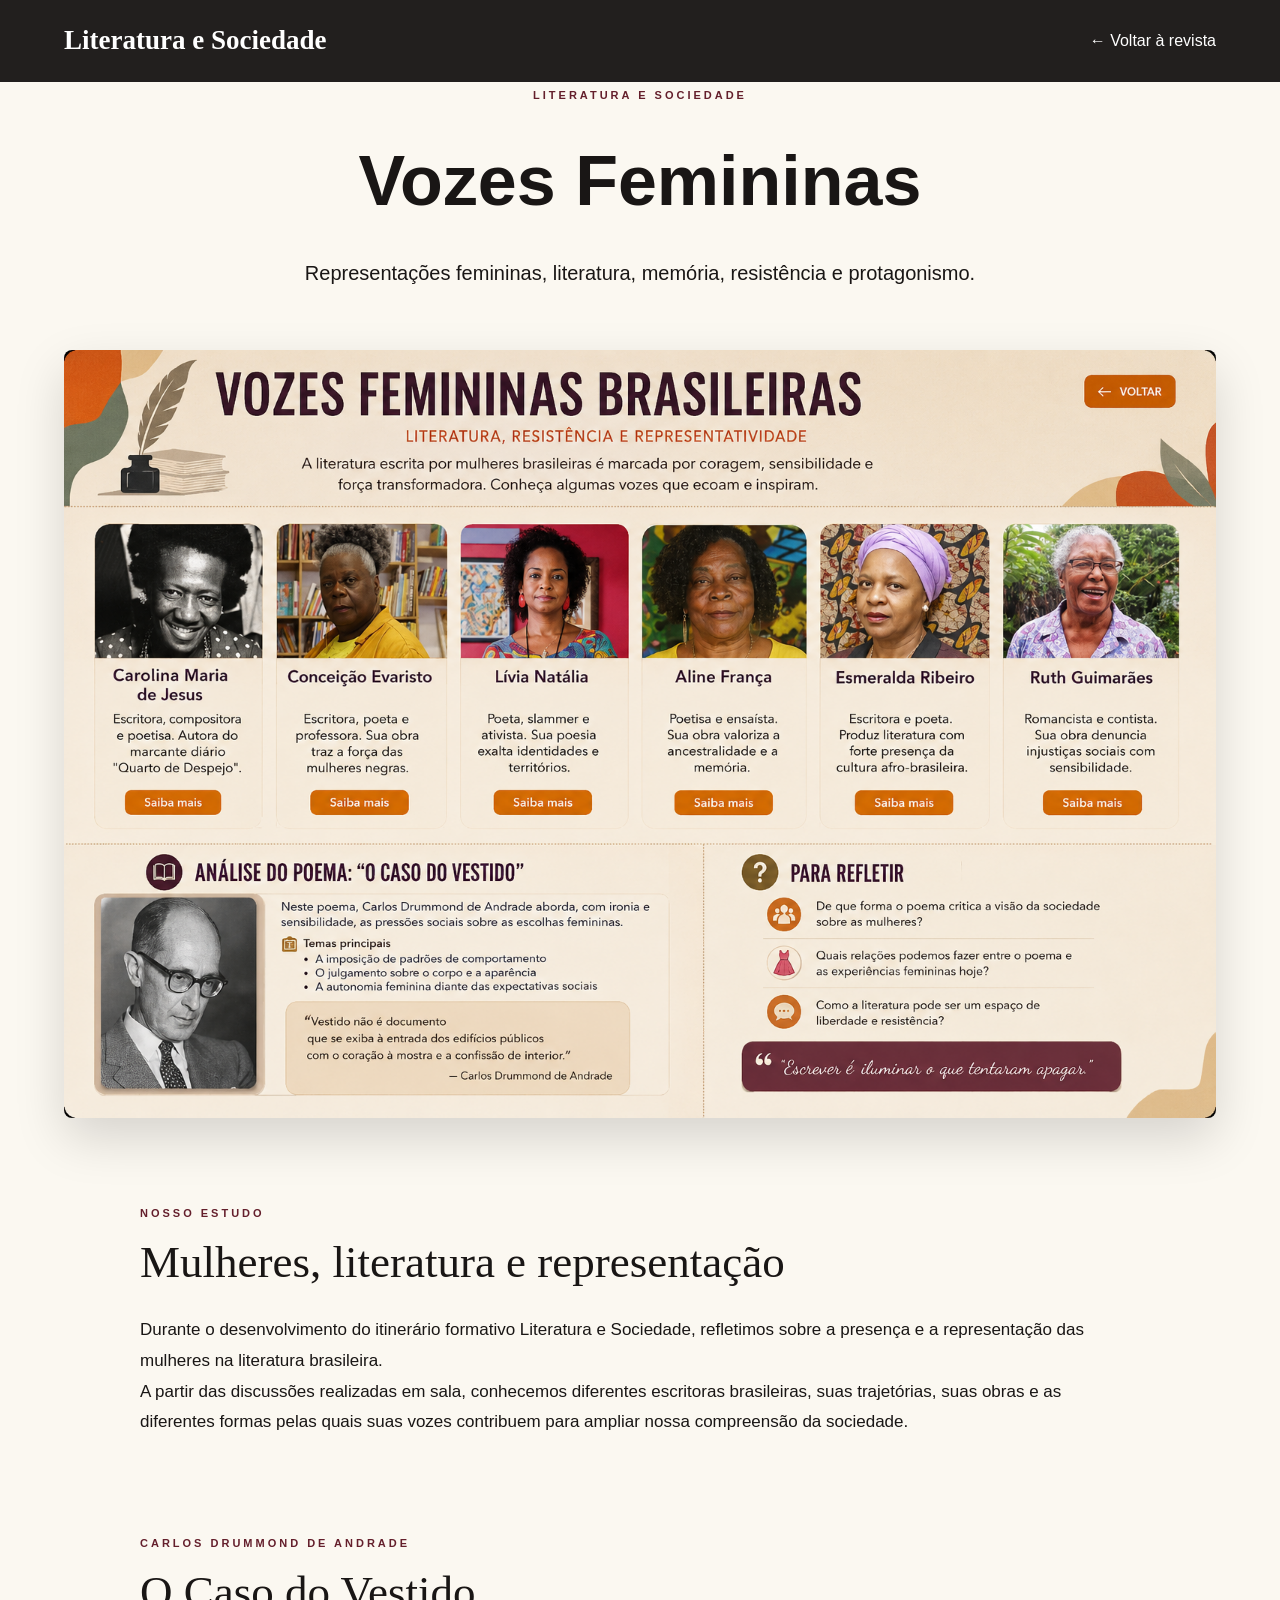
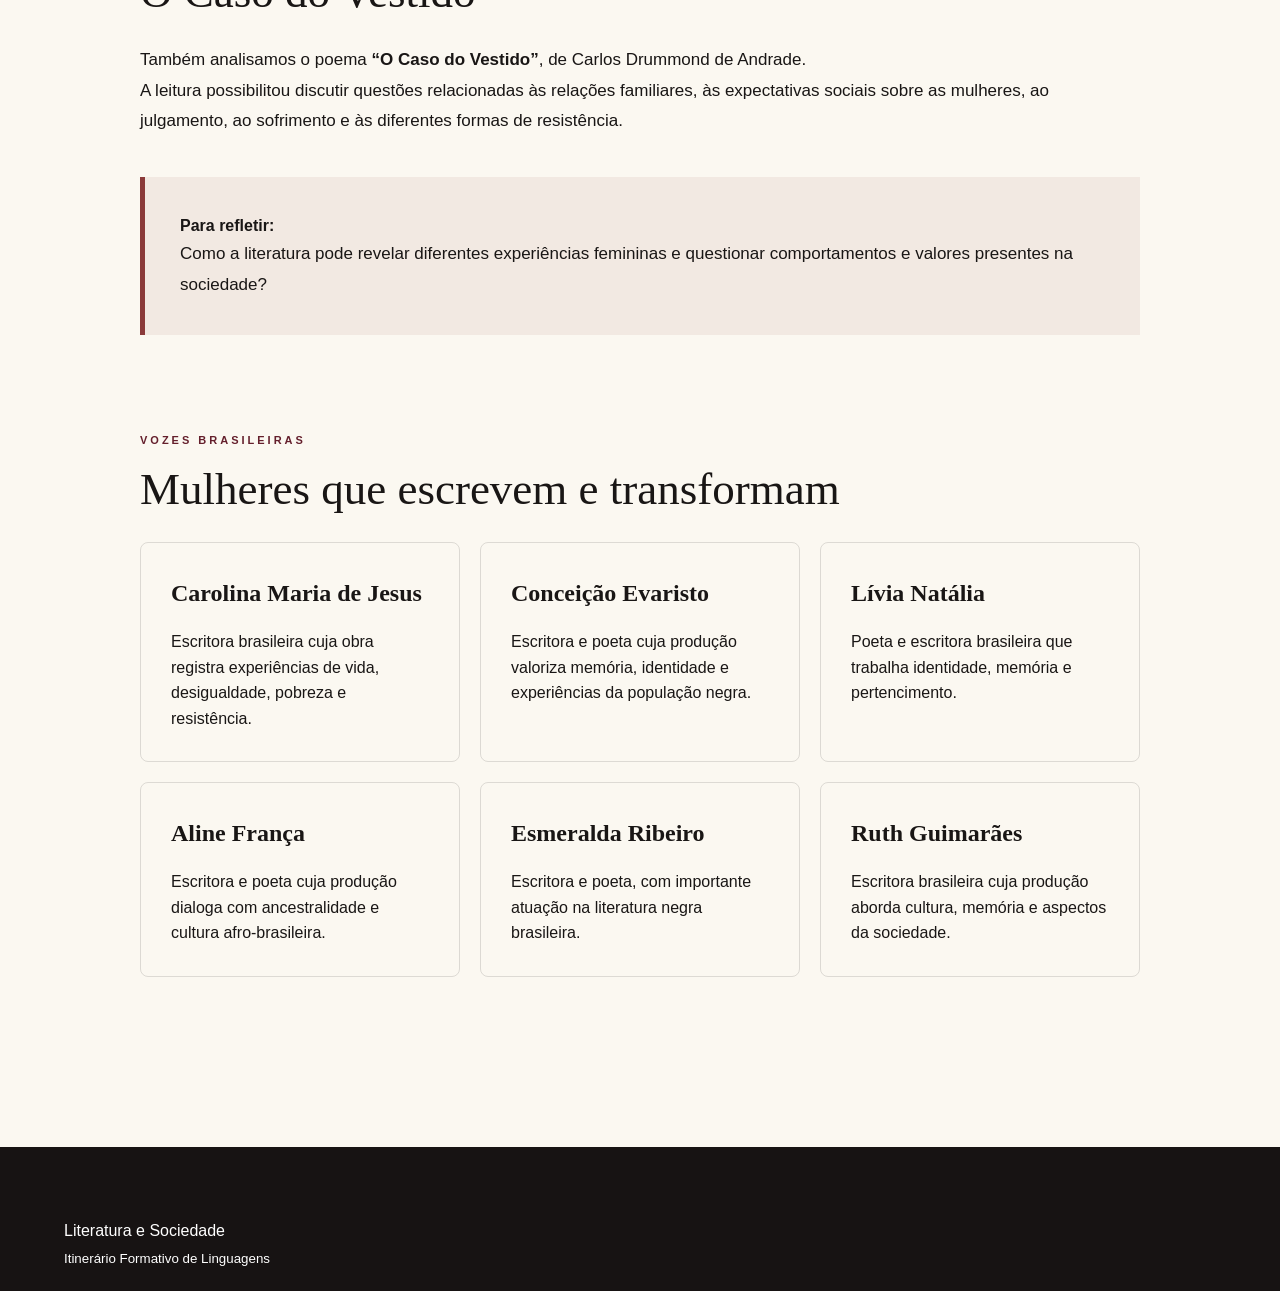
<file: vozes-femeninas.html>
<!DOCTYPE html>
<html lang="pt-BR">

<head>

    <meta charset="UTF-8">

    <meta name="viewport" content="width=device-width, initial-scale=1.0">

    <title>Vozes Femininas | Literatura e Sociedade</title>

    <link rel="stylesheet" href="style.css">

</head>

<body>

    <!-- CABEÇALHO -->

    <header class="cabecalho">

        <div class="logo">
            Literatura e Sociedade
        </div>

        <a href="index.html" class="botao-voltar">
            ← Voltar à revista
        </a>

    </header>


    <!-- CONTEÚDO -->

    <main>

        <section class="pagina-especial">

            <div class="especial-introducao">

                <span class="etiqueta">
                    LITERATURA E SOCIEDADE
                </span>

                <h1>
                    Vozes Femininas
                </h1>

                <p>
                    Representações femininas, literatura,
                    memória, resistência e protagonismo.
                </p>

            </div>


            <!-- IMAGEM PRINCIPAL -->

            <div class="imagem-especial">

                <img 
                    src="imagem/vozes-femininas.png"
                    alt="Vozes femininas brasileiras e análise do poema O Caso do Vestido"
                >

            </div>


            <!-- TEXTO -->

            <section class="conteudo-especial">

                <span class="etiqueta">
                    NOSSO ESTUDO
                </span>

                <h2>
                    Mulheres, literatura e representação
                </h2>

                <p>
                    Durante o desenvolvimento do itinerário
                    formativo Literatura e Sociedade, refletimos
                    sobre a presença e a representação das mulheres
                    na literatura brasileira.
                </p>

                <p>
                    A partir das discussões realizadas em sala,
                    conhecemos diferentes escritoras brasileiras,
                    suas trajetórias, suas obras e as diferentes
                    formas pelas quais suas vozes contribuem para
                    ampliar nossa compreensão da sociedade.
                </p>

            </section>


            <!-- DRUMMOND -->

            <section class="poema-estudo">

                <span class="etiqueta">
                    CARLOS DRUMMOND DE ANDRADE
                </span>

                <h2>
                    O Caso do Vestido
                </h2>

                <p>
                    Também analisamos o poema
                    <strong>“O Caso do Vestido”</strong>,
                    de Carlos Drummond de Andrade.
                </p>

                <p>
                    A leitura possibilitou discutir questões
                    relacionadas às relações familiares,
                    às expectativas sociais sobre as mulheres,
                    ao julgamento, ao sofrimento e às diferentes
                    formas de resistência.
                </p>

                <div class="pergunta-reflexao">

                    <strong>Para refletir:</strong>

                    <p>
                        Como a literatura pode revelar diferentes
                        experiências femininas e questionar
                        comportamentos e valores presentes na sociedade?
                    </p>

                </div>

            </section>


            <!-- ESCRITORAS -->

            <section class="autoras">

                <span class="etiqueta">
                    VOZES BRASILEIRAS
                </span>

                <h2>
                    Mulheres que escrevem e transformam
                </h2>

                <div class="autoras-grid">

                    <article>
                        <h3>Carolina Maria de Jesus</h3>
                        <p>
                            Escritora brasileira cuja obra registra
                            experiências de vida, desigualdade,
                            pobreza e resistência.
                        </p>
                    </article>

                    <article>
                        <h3>Conceição Evaristo</h3>
                        <p>
                            Escritora e poeta cuja produção valoriza
                            memória, identidade e experiências
                            da população negra.
                        </p>
                    </article>

                    <article>
                        <h3>Lívia Natália</h3>
                        <p>
                            Poeta e escritora brasileira que trabalha
                            identidade, memória e pertencimento.
                        </p>
                    </article>

                    <article>
                        <h3>Aline França</h3>
                        <p>
                            Escritora e poeta cuja produção dialoga
                            com ancestralidade e cultura afro-brasileira.
                        </p>
                    </article>

                    <article>
                        <h3>Esmeralda Ribeiro</h3>
                        <p>
                            Escritora e poeta, com importante atuação
                            na literatura negra brasileira.
                        </p>
                    </article>

                    <article>
                        <h3>Ruth Guimarães</h3>
                        <p>
                            Escritora brasileira cuja produção aborda
                            cultura, memória e aspectos da sociedade.
                        </p>
                    </article>

                </div>

            </section>

        </section>

    </main>


    <!-- RODAPÉ -->

    <footer class="rodape">

        <p>
            Literatura e Sociedade
        </p>

        <small>
            Itinerário Formativo de Linguagens
        </small>

    </footer>


</body>

</html>
</file>
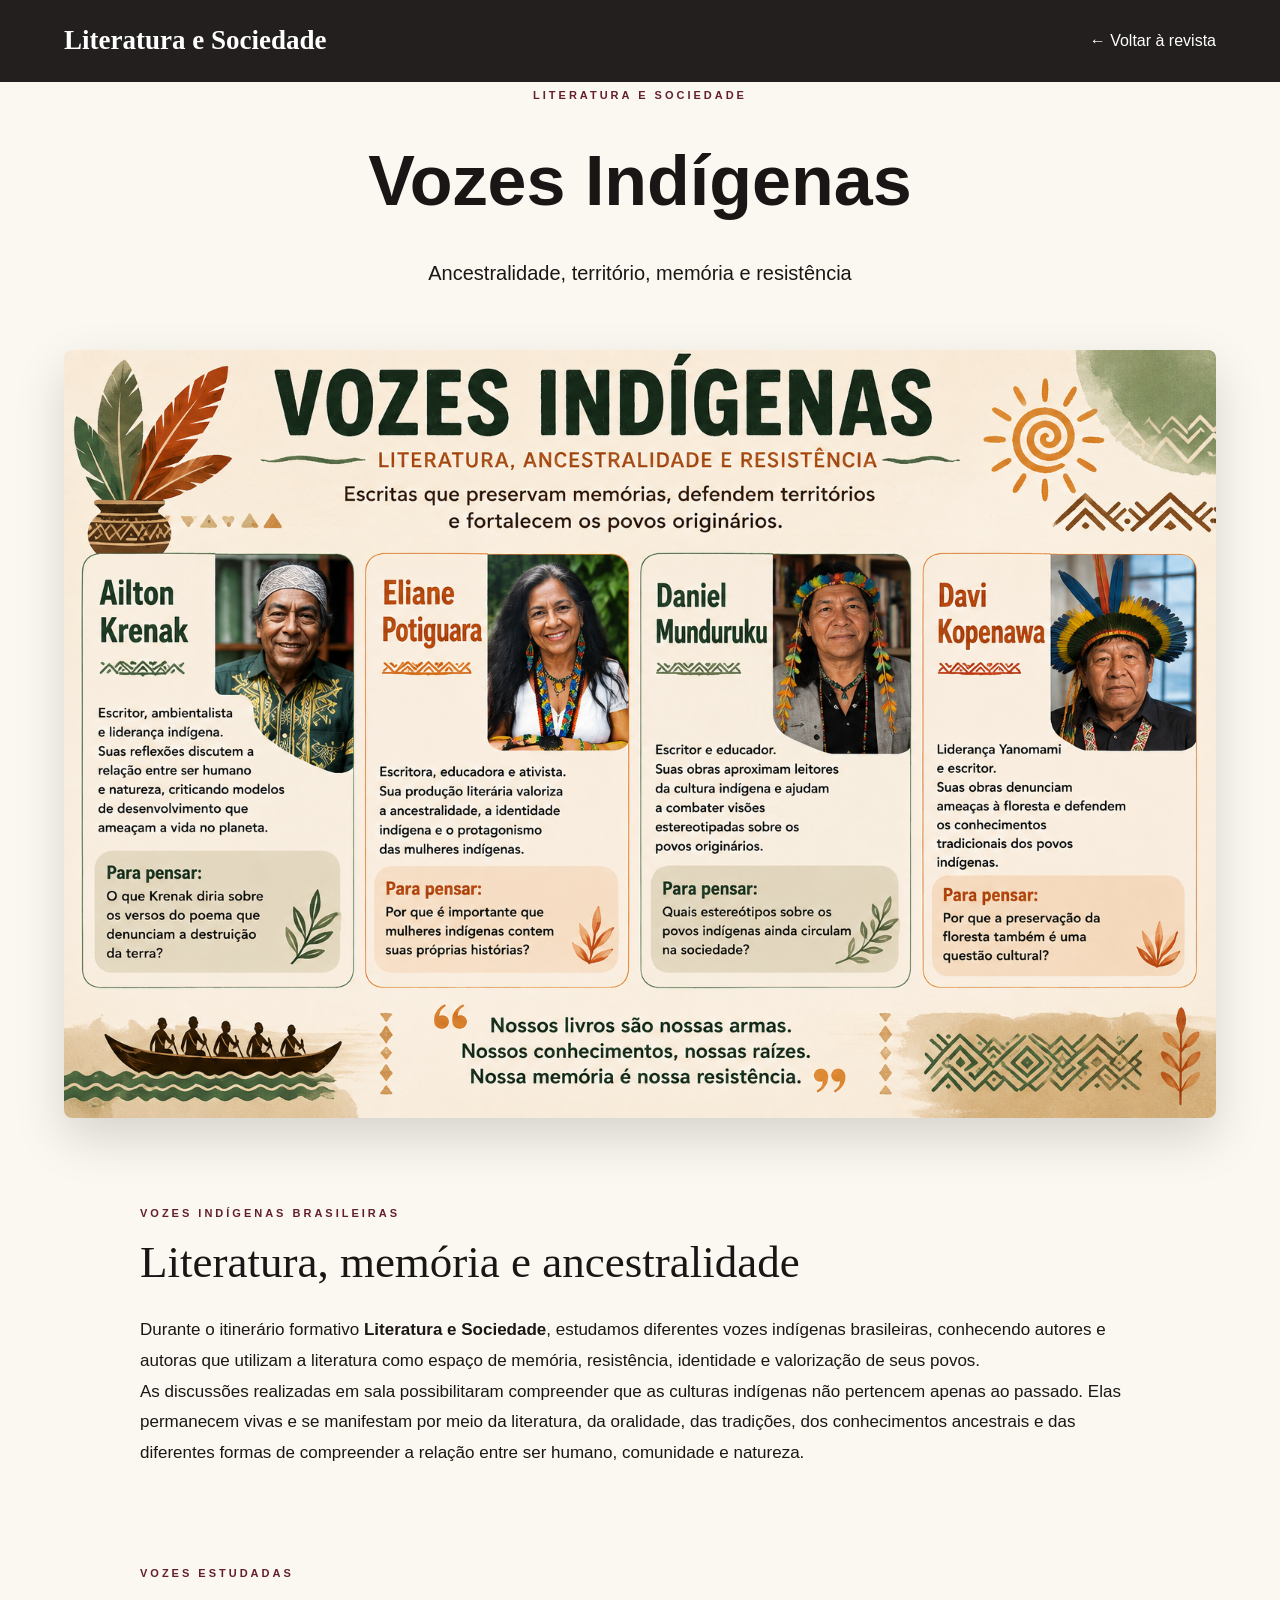
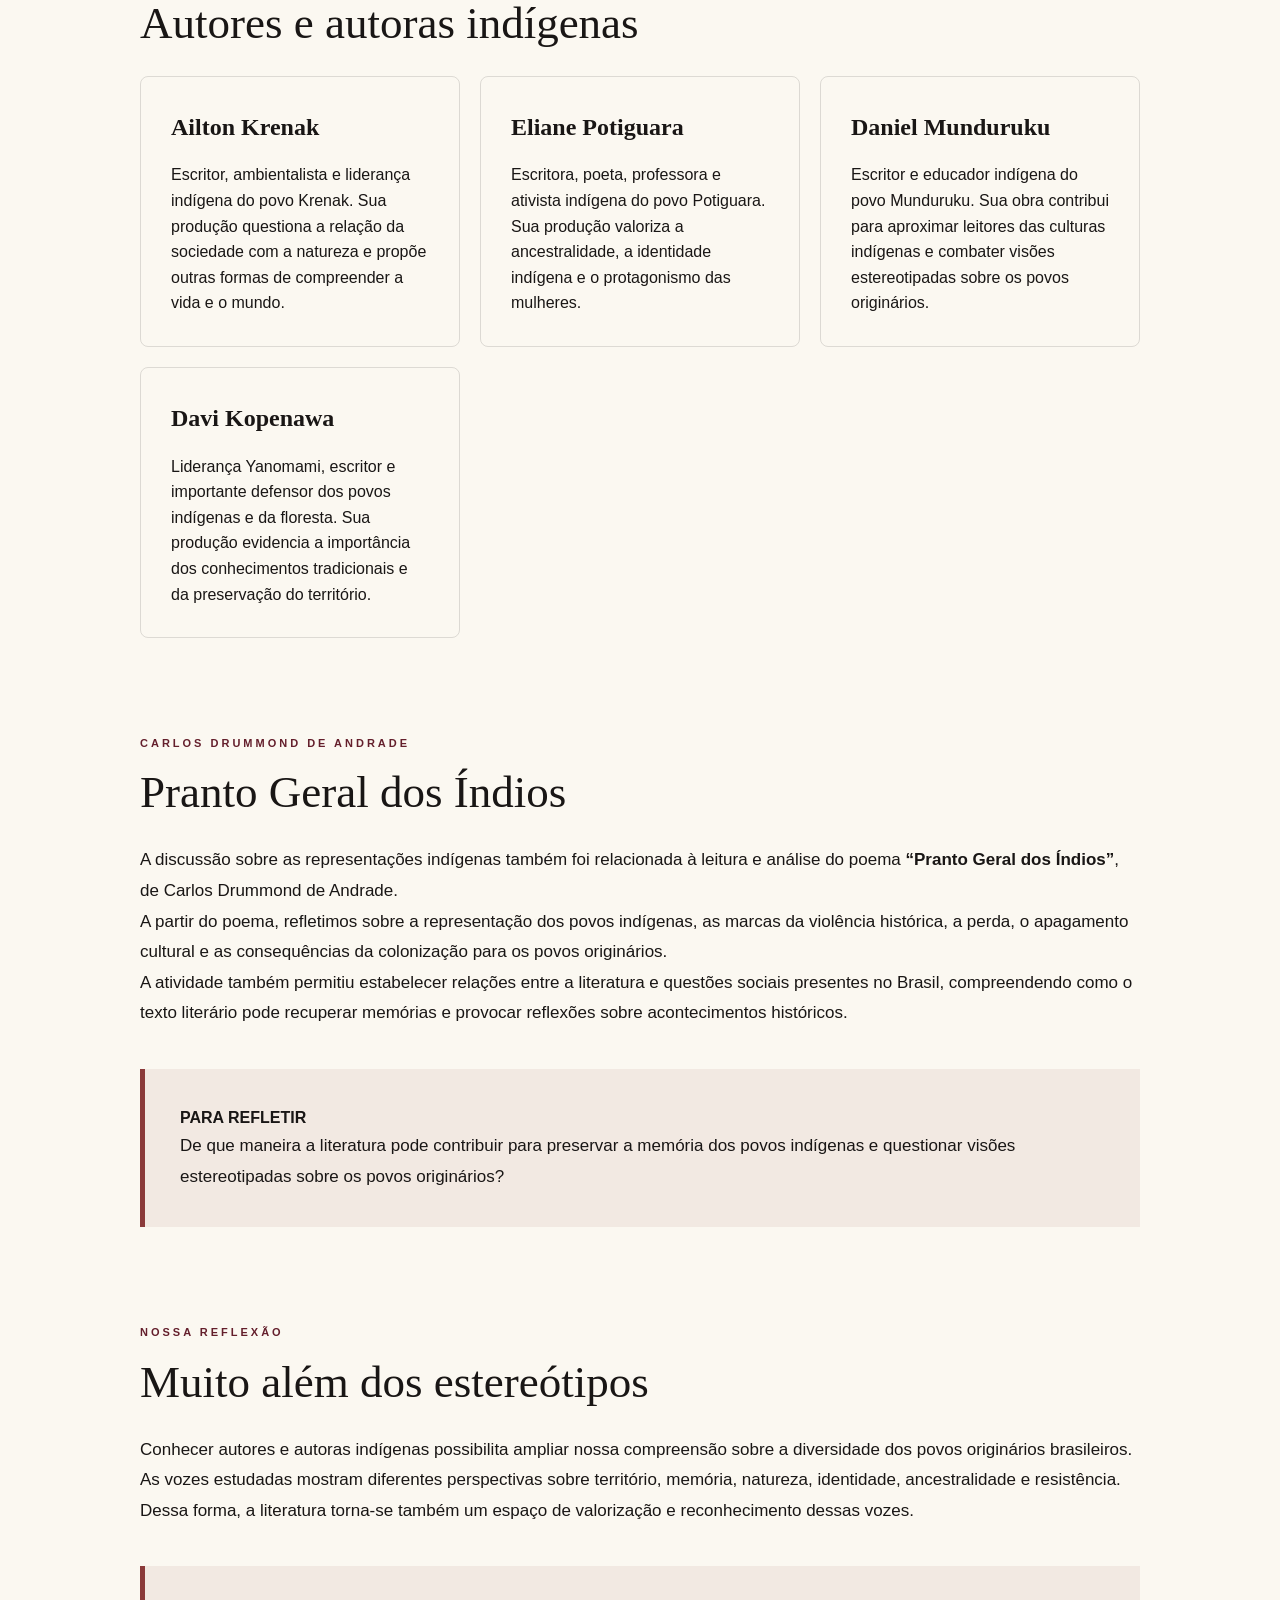
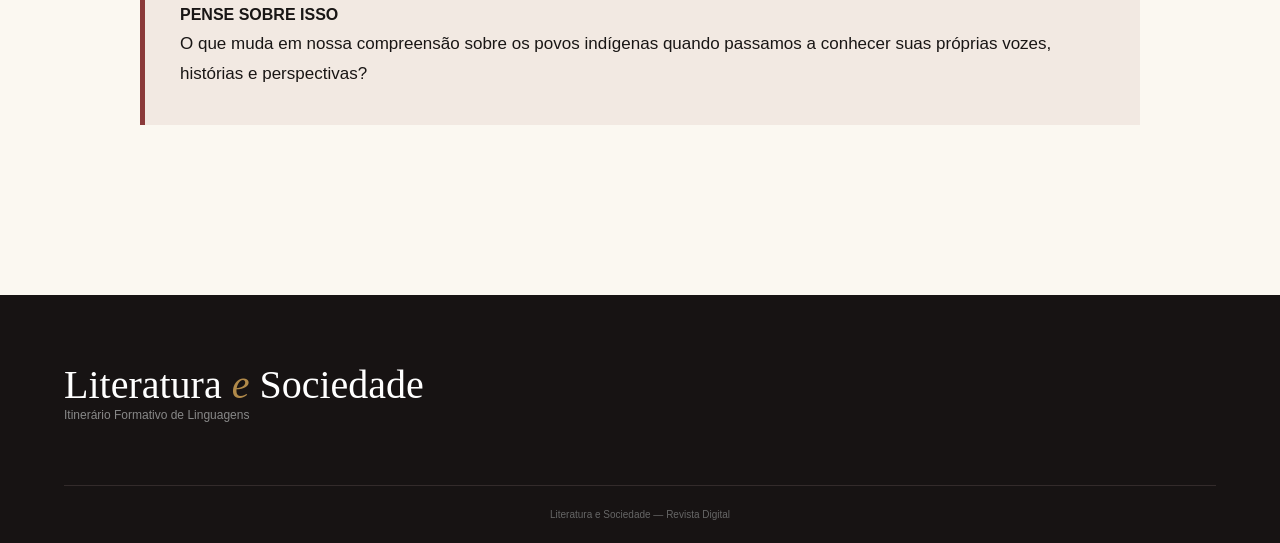
<file: vozes-indigenas.html>
<!DOCTYPE html>

<html lang="pt-BR">

<head>

    <meta charset="UTF-8">

    <meta name="viewport" content="width=device-width, initial-scale=1.0">

    <title>Vozes Indígenas | Literatura e Sociedade</title>

    <link rel="stylesheet" href="style.css">

</head>


<body>


<header class="cabecalho">

    <div class="logo">
        Literatura e Sociedade
    </div>

    <a href="index.html" class="botao-voltar">
        ← Voltar à revista
    </a>

</header>



<main>

    <section class="pagina-especial">


        <!-- INTRODUÇÃO -->

        <div class="especial-introducao">

            <span class="etiqueta">
                LITERATURA E SOCIEDADE
            </span>

            <h1>
                Vozes Indígenas
            </h1>

            <p>
                Ancestralidade, território, memória e resistência
            </p>

        </div>



        <!-- IMAGEM PRINCIPAL -->

        <div class="imagem-especial">

            <img 
                src="imagem/vozes-indigenas.png"
                alt="Vozes indígenas brasileiras estudadas no itinerário Literatura e Sociedade"
            >

        </div>



        <!-- INTRODUÇÃO AO TEMA -->

        <section class="conteudo-especial">

            <span class="etiqueta">
                VOZES INDÍGENAS BRASILEIRAS
            </span>

            <h2>
                Literatura, memória e ancestralidade
            </h2>

            <p>
                Durante o itinerário formativo
                <strong>Literatura e Sociedade</strong>,
                estudamos diferentes vozes indígenas brasileiras,
                conhecendo autores e autoras que utilizam a literatura
                como espaço de memória, resistência, identidade e
                valorização de seus povos.
            </p>

            <p>
                As discussões realizadas em sala possibilitaram
                compreender que as culturas indígenas não pertencem
                apenas ao passado. Elas permanecem vivas e se
                manifestam por meio da literatura, da oralidade,
                das tradições, dos conhecimentos ancestrais e das
                diferentes formas de compreender a relação entre
                ser humano, comunidade e natureza.
            </p>

        </section>



        <!-- AUTORES -->

        <section class="autoras">

            <span class="etiqueta">
                VOZES ESTUDADAS
            </span>

            <h2>
                Autores e autoras indígenas
            </h2>


            <div class="autoras-grid">


                <article>

                    <h3>
                        Ailton Krenak
                    </h3>

                    <p>
                        Escritor, ambientalista e liderança indígena
                        do povo Krenak. Sua produção questiona a
                        relação da sociedade com a natureza e propõe
                        outras formas de compreender a vida e o mundo.
                    </p>

                </article>



                <article>

                    <h3>
                        Eliane Potiguara
                    </h3>

                    <p>
                        Escritora, poeta, professora e ativista
                        indígena do povo Potiguara. Sua produção
                        valoriza a ancestralidade, a identidade
                        indígena e o protagonismo das mulheres.
                    </p>

                </article>



                <article>

                    <h3>
                        Daniel Munduruku
                    </h3>

                    <p>
                        Escritor e educador indígena do povo Munduruku.
                        Sua obra contribui para aproximar leitores das
                        culturas indígenas e combater visões
                        estereotipadas sobre os povos originários.
                    </p>

                </article>



                <article>

                    <h3>
                        Davi Kopenawa
                    </h3>

                    <p>
                        Liderança Yanomami, escritor e importante
                        defensor dos povos indígenas e da floresta.
                        Sua produção evidencia a importância dos
                        conhecimentos tradicionais e da preservação
                        do território.
                    </p>

                </article>


            </div>

        </section>



        <!-- DRUMMOND -->

        <section class="poema-estudo">

            <span class="etiqueta">
                CARLOS DRUMMOND DE ANDRADE
            </span>

            <h2>
                Pranto Geral dos Índios
            </h2>

            <p>
                A discussão sobre as representações indígenas também
                foi relacionada à leitura e análise do poema
                <strong>“Pranto Geral dos Índios”</strong>,
                de Carlos Drummond de Andrade.
            </p>

            <p>
                A partir do poema, refletimos sobre a representação
                dos povos indígenas, as marcas da violência histórica,
                a perda, o apagamento cultural e as consequências
                da colonização para os povos originários.
            </p>

            <p>
                A atividade também permitiu estabelecer relações
                entre a literatura e questões sociais presentes
                no Brasil, compreendendo como o texto literário
                pode recuperar memórias e provocar reflexões
                sobre acontecimentos históricos.
            </p>


            <div class="pergunta-reflexao">

                <strong>
                    PARA REFLETIR
                </strong>

                <p>
                    De que maneira a literatura pode contribuir
                    para preservar a memória dos povos indígenas
                    e questionar visões estereotipadas sobre
                    os povos originários?
                </p>

            </div>

        </section>



        <!-- REFLEXÃO -->

        <section class="conteudo-especial">

            <span class="etiqueta">
                NOSSA REFLEXÃO
            </span>

            <h2>
                Muito além dos estereótipos
            </h2>

            <p>
                Conhecer autores e autoras indígenas possibilita
                ampliar nossa compreensão sobre a diversidade
                dos povos originários brasileiros.
            </p>

            <p>
                As vozes estudadas mostram diferentes perspectivas
                sobre território, memória, natureza, identidade,
                ancestralidade e resistência. Dessa forma,
                a literatura torna-se também um espaço de
                valorização e reconhecimento dessas vozes.
            </p>

            <div class="pergunta-reflexao">

                <strong>
                    PENSE SOBRE ISSO
                </strong>

                <p>
                    O que muda em nossa compreensão sobre os povos
                    indígenas quando passamos a conhecer suas
                    próprias vozes, histórias e perspectivas?
                </p>

            </div>

        </section>



    </section>

</main>



<!-- RODAPÉ -->

<footer class="rodape">

    <div class="rodape-conteudo">

        <div class="rodape-logo">

            <h2>
                Literatura <span>e</span> Sociedade
            </h2>

            <p>
                Itinerário Formativo de Linguagens
            </p>

        </div>

    </div>


    <div class="rodape-final">

        Literatura e Sociedade — Revista Digital

    </div>

</footer>


</body>

</html>
</file>
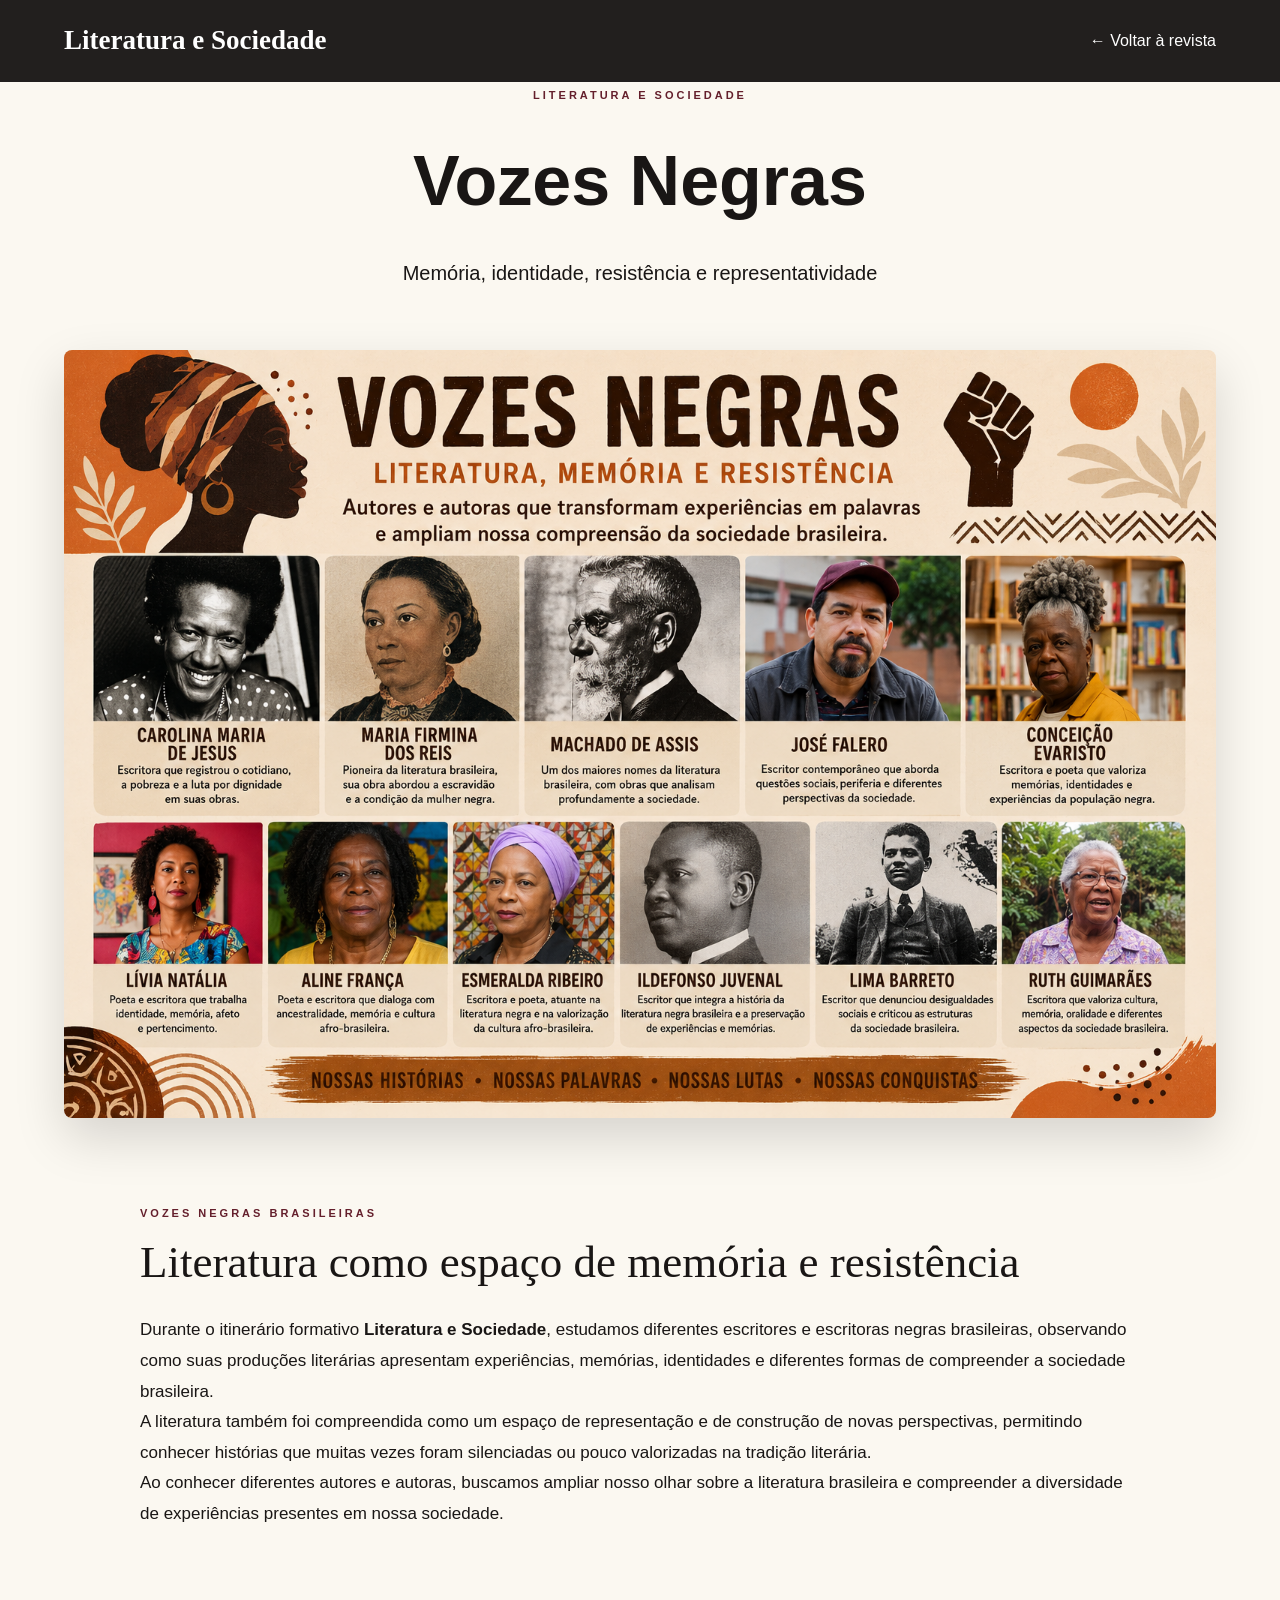
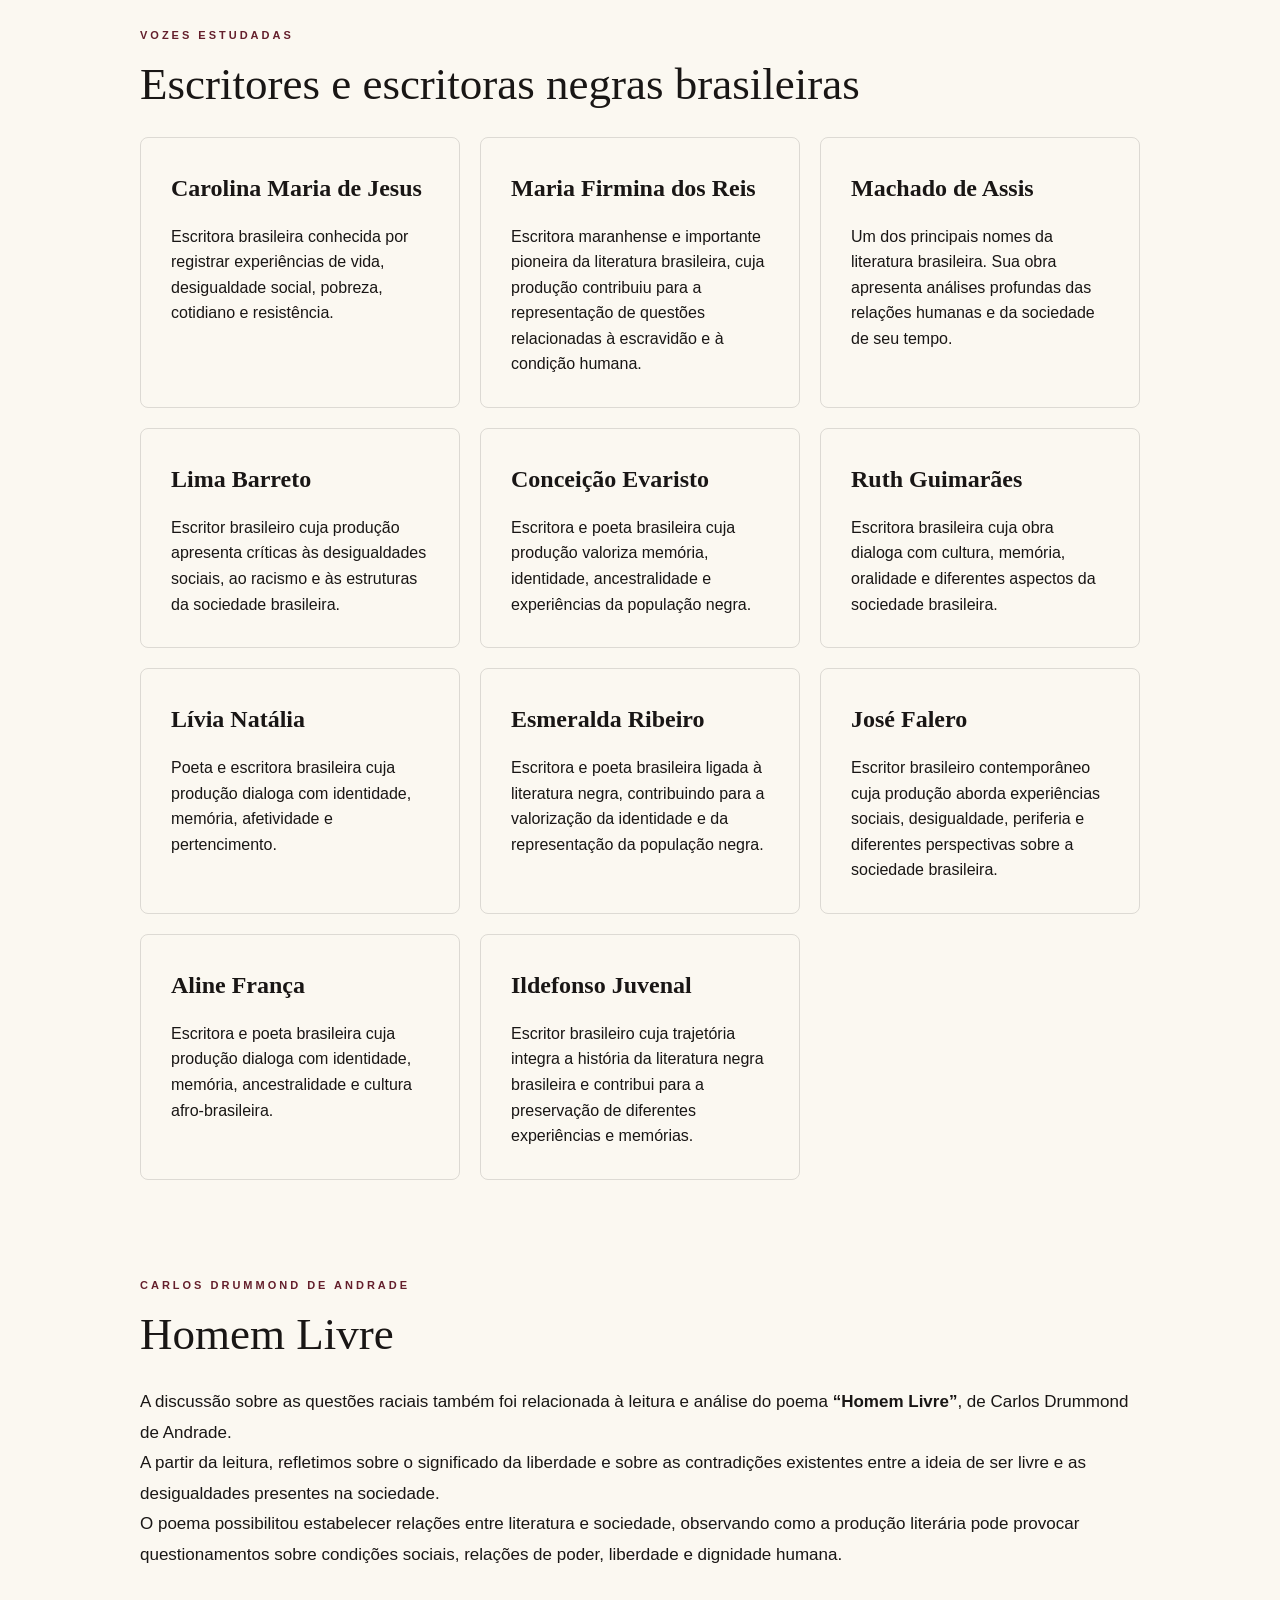
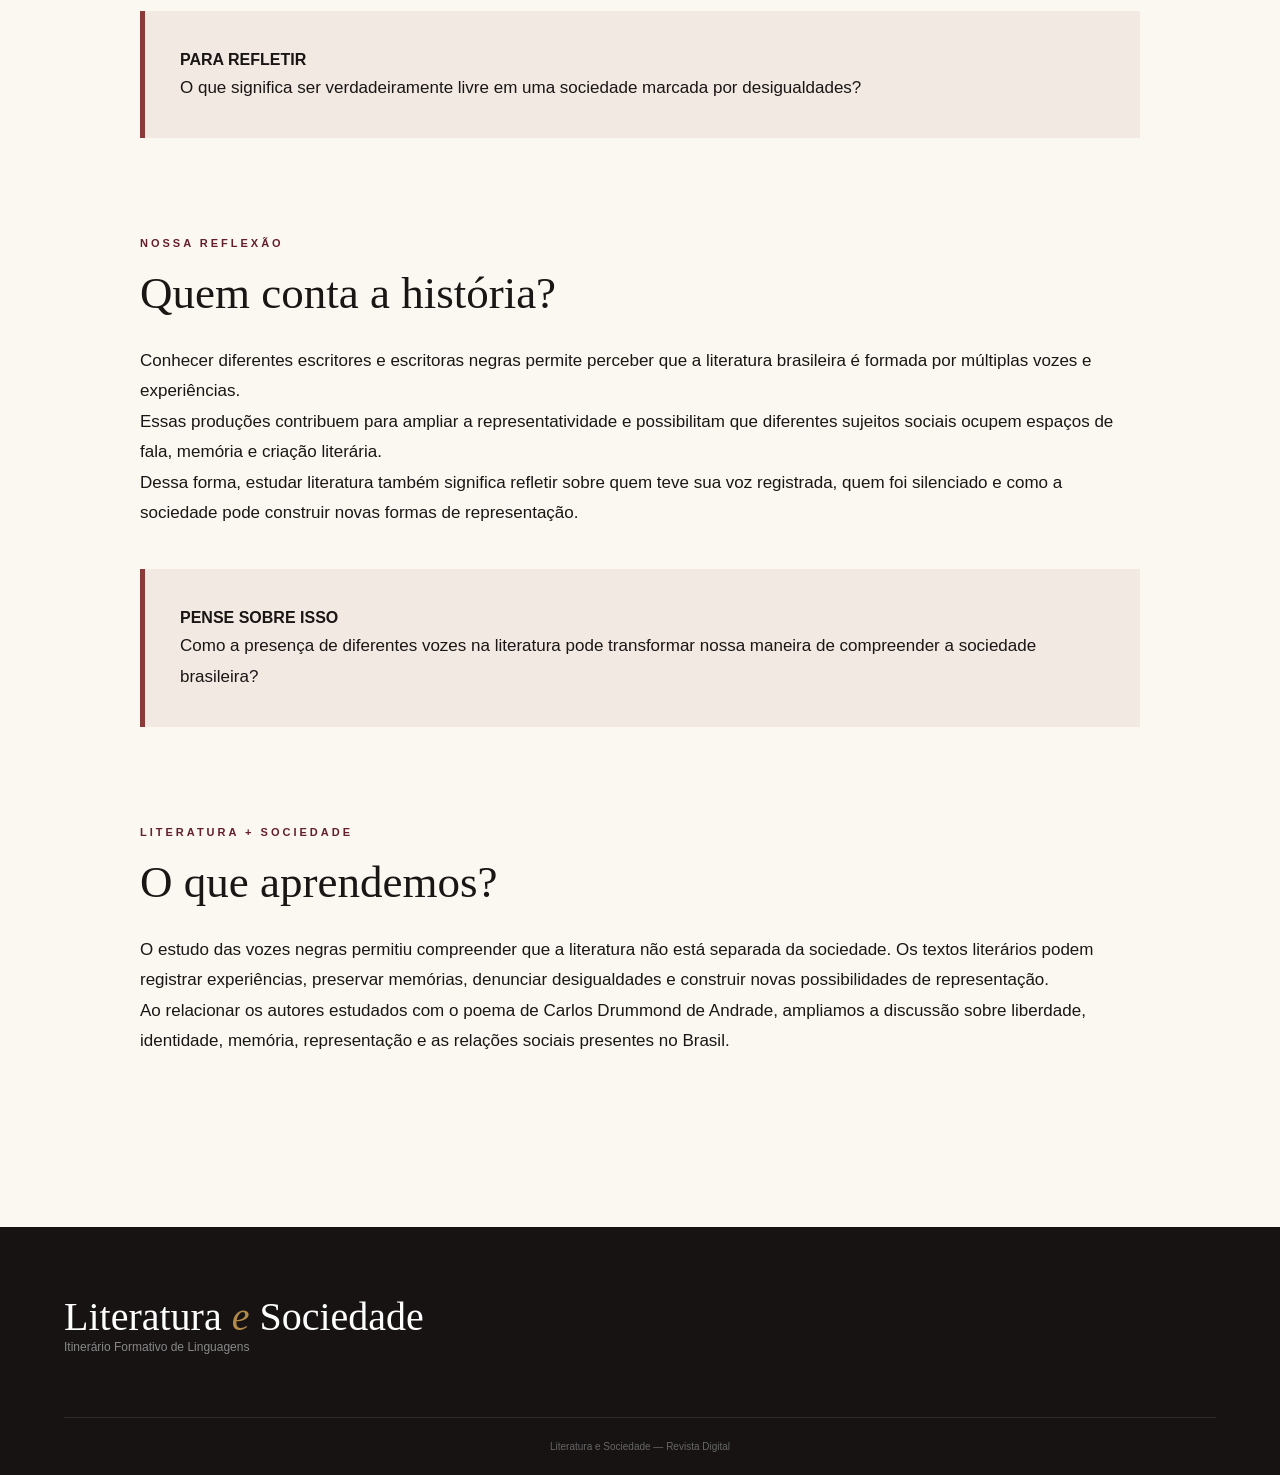
<file: vozes-negras.html>
<!DOCTYPE html>

<html lang="pt-BR">

<head>

    <meta charset="UTF-8">

    <meta name="viewport" content="width=device-width, initial-scale=1.0">

    <title>Vozes Negras | Literatura e Sociedade</title>

    <link rel="stylesheet" href="style.css">

</head>


<body>


<header class="cabecalho">

    <div class="logo">
        Literatura e Sociedade
    </div>

    <a href="index.html" class="botao-voltar">
        ← Voltar à revista
    </a>

</header>



<main>

    <section class="pagina-especial">


        <!-- INTRODUÇÃO -->

        <div class="especial-introducao">

            <span class="etiqueta">
                LITERATURA E SOCIEDADE
            </span>

            <h1>
                Vozes Negras
            </h1>

            <p>
                Memória, identidade, resistência e representatividade
            </p>

        </div>



        <!-- IMAGEM PRINCIPAL -->

        <div class="imagem-especial">

            <img
                src="imagem/vozes-negras.png"
                alt="Escritores e escritoras negras brasileiras estudados no itinerário Literatura e Sociedade"
            >

        </div>



        <!-- INTRODUÇÃO AO TEMA -->

        <section class="conteudo-especial">

            <span class="etiqueta">
                VOZES NEGRAS BRASILEIRAS
            </span>

            <h2>
                Literatura como espaço de memória e resistência
            </h2>

            <p>
                Durante o itinerário formativo
                <strong>Literatura e Sociedade</strong>,
                estudamos diferentes escritores e escritoras negras
                brasileiras, observando como suas produções literárias
                apresentam experiências, memórias, identidades e
                diferentes formas de compreender a sociedade brasileira.
            </p>

            <p>
                A literatura também foi compreendida como um espaço
                de representação e de construção de novas perspectivas,
                permitindo conhecer histórias que muitas vezes foram
                silenciadas ou pouco valorizadas na tradição literária.
            </p>

            <p>
                Ao conhecer diferentes autores e autoras, buscamos
                ampliar nosso olhar sobre a literatura brasileira e
                compreender a diversidade de experiências presentes
                em nossa sociedade.
            </p>

        </section>



        <!-- AUTORES -->

        <section class="autoras">

            <span class="etiqueta">
                VOZES ESTUDADAS
            </span>

            <h2>
                Escritores e escritoras negras brasileiras
            </h2>


            <div class="autoras-grid">


                <article>

                    <h3>
                        Carolina Maria de Jesus
                    </h3>

                    <p>
                        Escritora brasileira conhecida por registrar
                        experiências de vida, desigualdade social,
                        pobreza, cotidiano e resistência.
                    </p>

                </article>



                <article>

                    <h3>
                        Maria Firmina dos Reis
                    </h3>

                    <p>
                        Escritora maranhense e importante pioneira
                        da literatura brasileira, cuja produção
                        contribuiu para a representação de questões
                        relacionadas à escravidão e à condição humana.
                    </p>

                </article>



                <article>

                    <h3>
                        Machado de Assis
                    </h3>

                    <p>
                        Um dos principais nomes da literatura brasileira.
                        Sua obra apresenta análises profundas das relações
                        humanas e da sociedade de seu tempo.
                    </p>

                </article>



                <article>

                    <h3>
                        Lima Barreto
                    </h3>

                    <p>
                        Escritor brasileiro cuja produção apresenta
                        críticas às desigualdades sociais, ao racismo
                        e às estruturas da sociedade brasileira.
                    </p>

                </article>



                <article>

                    <h3>
                        Conceição Evaristo
                    </h3>

                    <p>
                        Escritora e poeta brasileira cuja produção
                        valoriza memória, identidade, ancestralidade
                        e experiências da população negra.
                    </p>

                </article>



                <article>

                    <h3>
                        Ruth Guimarães
                    </h3>

                    <p>
                        Escritora brasileira cuja obra dialoga com
                        cultura, memória, oralidade e diferentes
                        aspectos da sociedade brasileira.
                    </p>

                </article>



                <article>

                    <h3>
                        Lívia Natália
                    </h3>

                    <p>
                        Poeta e escritora brasileira cuja produção
                        dialoga com identidade, memória, afetividade
                        e pertencimento.
                    </p>

                </article>



                <article>

                    <h3>
                        Esmeralda Ribeiro
                    </h3>

                    <p>
                        Escritora e poeta brasileira ligada à
                        literatura negra, contribuindo para a
                        valorização da identidade e da representação
                        da população negra.
                    </p>

                </article>



                <article>

                    <h3>
                        José Falero
                    </h3>

                    <p>
                        Escritor brasileiro contemporâneo cuja produção
                        aborda experiências sociais, desigualdade,
                        periferia e diferentes perspectivas sobre
                        a sociedade brasileira.
                    </p>

                </article>



                <article>

                    <h3>
                        Aline França
                    </h3>

                    <p>
                        Escritora e poeta brasileira cuja produção
                        dialoga com identidade, memória, ancestralidade
                        e cultura afro-brasileira.
                    </p>

                </article>



                <article>

                    <h3>
                        Ildefonso Juvenal
                    </h3>

                    <p>
                        Escritor brasileiro cuja trajetória integra
                        a história da literatura negra brasileira
                        e contribui para a preservação de diferentes
                        experiências e memórias.
                    </p>

                </article>


            </div>

        </section>



        <!-- DRUMMOND -->

        <section class="poema-estudo">

            <span class="etiqueta">
                CARLOS DRUMMOND DE ANDRADE
            </span>

            <h2>
                Homem Livre
            </h2>

            <p>
                A discussão sobre as questões raciais também foi
                relacionada à leitura e análise do poema
                <strong>“Homem Livre”</strong>, de
                Carlos Drummond de Andrade.
            </p>

            <p>
                A partir da leitura, refletimos sobre o significado
                da liberdade e sobre as contradições existentes
                entre a ideia de ser livre e as desigualdades
                presentes na sociedade.
            </p>

            <p>
                O poema possibilitou estabelecer relações entre
                literatura e sociedade, observando como a produção
                literária pode provocar questionamentos sobre
                condições sociais, relações de poder, liberdade
                e dignidade humana.
            </p>


            <div class="pergunta-reflexao">

                <strong>
                    PARA REFLETIR
                </strong>

                <p>
                    O que significa ser verdadeiramente livre
                    em uma sociedade marcada por desigualdades?
                </p>

            </div>

        </section>



        <!-- MEMÓRIA E REPRESENTATIVIDADE -->

        <section class="conteudo-especial">

            <span class="etiqueta">
                NOSSA REFLEXÃO
            </span>

            <h2>
                Quem conta a história?
            </h2>

            <p>
                Conhecer diferentes escritores e escritoras negras
                permite perceber que a literatura brasileira é
                formada por múltiplas vozes e experiências.
            </p>

            <p>
                Essas produções contribuem para ampliar a
                representatividade e possibilitam que diferentes
                sujeitos sociais ocupem espaços de fala,
                memória e criação literária.
            </p>

            <p>
                Dessa forma, estudar literatura também significa
                refletir sobre quem teve sua voz registrada,
                quem foi silenciado e como a sociedade pode
                construir novas formas de representação.
            </p>


            <div class="pergunta-reflexao">

                <strong>
                    PENSE SOBRE ISSO
                </strong>

                <p>
                    Como a presença de diferentes vozes na literatura
                    pode transformar nossa maneira de compreender
                    a sociedade brasileira?
                </p>

            </div>

        </section>



        <!-- RELAÇÃO COM O ITINERÁRIO -->

        <section class="conteudo-especial">

            <span class="etiqueta">
                LITERATURA + SOCIEDADE
            </span>

            <h2>
                O que aprendemos?
            </h2>

            <p>
                O estudo das vozes negras permitiu compreender
                que a literatura não está separada da sociedade.
                Os textos literários podem registrar experiências,
                preservar memórias, denunciar desigualdades e
                construir novas possibilidades de representação.
            </p>

            <p>
                Ao relacionar os autores estudados com o poema
                de Carlos Drummond de Andrade, ampliamos a discussão
                sobre liberdade, identidade, memória, representação
                e as relações sociais presentes no Brasil.
            </p>

        </section>


    </section>

</main>



<!-- RODAPÉ -->

<footer class="rodape">

    <div class="rodape-conteudo">

        <div class="rodape-logo">

            <h2>
                Literatura <span>e</span> Sociedade
            </h2>

            <p>
                Itinerário Formativo de Linguagens
            </p>

        </div>

    </div>


    <div class="rodape-final">

        Literatura e Sociedade — Revista Digital

    </div>

</footer>


</body>

</html>
</file>
<file: style.css>
/* =====================================================
   LITERATURA E SOCIEDADE — CSS ORGANIZADO
   ===================================================== */

/* ==========================================
   CONFIGURAÇÕES GERAIS
========================================== */

:root {

    --vinho: #641f2c;
    --vinho-escuro: #39131b;
    --vinho-claro: #8b3545;

    --creme: #f4eee3;
    --papel: #fbf8f1;

    --dourado: #b18a4a;
    --marrom: #3a2923;

    --cinza: #716a63;
    --preto: #191615;

    --transicao: all 0.4s ease;
}


* {
    margin: 0;
    padding: 0;
    box-sizing: border-box;
}


html {
    scroll-behavior: smooth;
}


body {

    font-family: 'Montserrat', sans-serif;

    color: var(--preto);

    background: var(--papel);

    line-height: 1.7;
}


a {
    text-decoration: none;
    color: inherit;
}


button {
    font-family: inherit;
}


.container {

    width: min(1180px, 90%);

    margin: auto;
}


/* ==========================================
   CABEÇALHO
========================================== */

.cabecalho {

    position: fixed;

    top: 0;
    left: 0;

    width: 100%;

    height: 82px;

    display: flex;

    align-items: center;

    justify-content: space-between;

    padding: 0 5%;

    background: rgba(25, 22, 21, 0.96);

    color: white;

    z-index: 1000;

    backdrop-filter: blur(10px);
}


.logo {

    display: flex;

    align-items: baseline;

    gap: 6px;

    font-family: 'Cormorant Garamond', serif;

    font-size: 27px;

    font-weight: 600;
}


.logo-e {

    color: var(--dourado);

    font-style: italic;
}


.menu {

    display: flex;

    gap: 25px;

    font-size: 12px;

    text-transform: uppercase;

    letter-spacing: 1px;
}


.menu a {

    position: relative;

    transition: var(--transicao);
}


.menu a:hover {

    color: var(--dourado);
}


.menu-mobile {

    display: none;

    border: none;

    background: transparent;

    color: white;

    font-size: 28px;

    cursor: pointer;
}


/* ==========================================
   HERO
========================================== */

.hero {

    height: 100vh;

    min-height: 650px;

    position: relative;

    display: flex;

    align-items: center;

    justify-content: center;

    text-align: center;

    color: white;

    background:

        linear-gradient(
            rgba(38, 15, 20, .75),
            rgba(38, 15, 20, .88)
        ),

        url("imagens/capa.jpg");

    background-size: cover;

    background-position: center;
}


.hero-conteudo {

    position: relative;

    z-index: 2;

    max-width: 900px;

    padding: 30px;
}


.edicao {

    font-size: 12px;

    letter-spacing: 5px;

    color: #d8bd8a;

    margin-bottom: 25px;
}


.hero h1 {

    font-family: 'Cormorant Garamond', serif;

    font-size: clamp(65px, 10vw, 130px);

    line-height: .8;

    font-weight: 500;
}


.hero h1 span {

    color: var(--dourado);

    font-style: italic;

    font-size: .55em;
}


.linha-decorativa {

    width: 100px;

    height: 1px;

    background: var(--dourado);

    margin: 35px auto;
}


.subtitulo {

    font-family: 'Cormorant Garamond', serif;

    font-size: 25px;

    line-height: 1.4;

    font-style: italic;
}


.botao {

    display: inline-block;

    margin-top: 35px;

    padding: 15px 32px;

    border: 1px solid #d8bd8a;

    color: white;

    text-transform: uppercase;

    font-size: 11px;

    letter-spacing: 2px;

    transition: var(--transicao);
}


.botao:hover {

    background: var(--dourado);

    color: var(--preto);
}


.scroll-indicator {

    position: absolute;

    bottom: 25px;

    left: 50%;

    font-size: 25px;

    animation: subirDescer 1.5s infinite;
}


@keyframes subirDescer {

    0%,100% {
        transform: translateY(0);
    }

    50% {
        transform: translateY(10px);
    }
}


/* ==========================================
   SEÇÕES
========================================== */

.secao {

    padding: 120px 0;
}


.titulo-secao {

    display: flex;

    gap: 25px;

    margin-bottom: 70px;
}


.numero {

    font-family: 'Cormorant Garamond', serif;

    font-size: 70px;

    color: var(--dourado);

    line-height: 1;
}


.etiqueta {

    color: var(--vinho);

    font-size: 11px;

    font-weight: 700;

    letter-spacing: 3px;

    margin-bottom: 10px;
}


h2 {

    font-family: 'Cormorant Garamond', serif;

    font-size: clamp(42px, 5vw, 65px);

    line-height: 1;

    font-weight: 500;
}


h3, h4 {

    font-family: 'Cormorant Garamond', serif;
}


/* ==========================================
   APRESENTAÇÃO
========================================== */

.apresentacao {

    background: var(--papel);
}


.apresentacao-grid {

    display: grid;

    grid-template-columns: 1.3fr .7fr;

    gap: 80px;

    align-items: center;
}


.texto {

    font-size: 16px;

    color: var(--cinza);
}


.texto p {

    margin-bottom: 22px;
}


.texto .destaque {

    font-family: 'Cormorant Garamond', serif;

    font-size: 28px;

    line-height: 1.4;

    color: var(--marrom);
}


.citacao {

    padding: 55px 40px;

    background: var(--creme);

    border-left: 4px solid var(--dourado);

    text-align: center;
}


.aspas {

    font-family: 'Cormorant Garamond', serif;

    font-size: 90px;

    line-height: .5;

    color: var(--dourado);
}


.citacao blockquote {

    font-family: 'Cormorant Garamond', serif;

    font-size: 31px;

    font-style: italic;

    margin: 30px 0;
}


.citacao-linha {

    width: 50px;

    height: 1px;

    background: var(--dourado);

    margin: auto;
}


.citacao p {

    font-size: 9px;

    letter-spacing: 2px;

    margin-top: 20px;
}


/* ==========================================
   OBJETIVOS
========================================== */

.objetivos {

    background: var(--creme);
}


.titulo-centralizado {

    text-align: center;

    max-width: 800px;

    margin: 0 auto 65px;
}


.titulo-centralizado > p:last-child {

    color: var(--cinza);

    margin-top: 20px;
}


.cards-objetivos {

    display: grid;

    grid-template-columns: repeat(4, 1fr);

    gap: 25px;
}


.card-objetivo {

    padding: 40px 28px;

    background: var(--papel);

    text-align: center;

    transition: var(--transicao);

    border-bottom: 2px solid transparent;
}


.card-objetivo:hover {

    transform: translateY(-10px);

    border-color: var(--dourado);
}


.icone {

    font-size: 35px;

    display: block;

    margin-bottom: 20px;
}


.card-objetivo h3 {

    font-size: 28px;

    margin-bottom: 12px;
}


.card-objetivo p {

    font-size: 13px;

    color: var(--cinza);
}


/* ==========================================
   DRUMMOND
========================================== */

.drummond {

    background: var(--vinho-escuro);

    color: white;
}


.drummond .etiqueta {

    color: #d8bd8a;
}


.drummond-grid {

    display: grid;

    grid-template-columns: .8fr 1.2fr;

    gap: 80px;

    align-items: center;
}


.imagem-placeholder {

    width: 100%;

    min-height: 400px;

    background:

        linear-gradient(
            135deg,
            #3b2225,
            #201516
        );

    display: flex;

    flex-direction: column;

    align-items: center;

    justify-content: center;

    color: #cbb896;

    text-align: center;

    border: 1px solid rgba(216,189,138,.3);

    padding: 20px;
}


.imagem-placeholder span {

    font-size: 10px;

    letter-spacing: 3px;
}


.imagem-placeholder strong {

    font-family: 'Cormorant Garamond', serif;

    font-size: 32px;

    margin: 10px;
}


.imagem-placeholder small {

    opacity: .6;
}


.drummond-texto .abertura {

    font-family: 'Cormorant Garamond', serif;

    font-size: 30px;

    line-height: 1.3;

    color: #e6d6b7;

    margin-bottom: 25px;
}


.drummond-texto p {

    color: #c8bbb5;

    margin-bottom: 20px;
}


.ficha {

    display: flex;

    gap: 60px;

    border-top: 1px solid rgba(255,255,255,.2);

    padding-top: 25px;

    margin-top: 35px;
}


.ficha div {

    display: flex;

    flex-direction: column;
}


.ficha span {

    font-size: 9px;

    text-transform: uppercase;

    letter-spacing: 2px;

    color: #a99b93;
}


.ficha strong {

    font-family: 'Cormorant Garamond', serif;

    font-size: 25px;

    color: #e6d6b7;
}


.obras {

    margin-top: 100px;
}


.obras h3 {

    font-size: 30px;

    margin-bottom: 30px;
}


.obras-grid {

    display: grid;

    grid-template-columns: repeat(3, 1fr);

    gap: 20px;
}


.obra {

    padding: 30px;

    border: 1px solid rgba(255,255,255,.15);

    transition: var(--transicao);
}


.obra:hover {

    border-color: var(--dourado);

    transform: translateY(-5px);
}


.obra span {

    color: var(--dourado);

    font-size: 12px;
}


.obra h4 {

    font-size: 28px;

    margin: 10px 0;
}


.obra p {

    color: #aaa;

    font-size: 13px;
}


/* ==========================================
   VOZES
========================================== */

.vozes {

    background: var(--papel);
}


.vozes-grid {

    display: grid;

    grid-template-columns: repeat(3, 1fr);

    gap: 25px;
}


.voz {

    min-height: 380px;

    padding: 35px;

    position: relative;

    overflow: hidden;

    color: white;

    display: flex;

    flex-direction: column;

    justify-content: space-between;
}


.voz::before {

    content: "";

    position: absolute;

    inset: 0;

    background: linear-gradient(
        145deg,
        rgba(0,0,0,.1),
        rgba(0,0,0,.7)
    );
}


.voz > * {

    position: relative;

    z-index: 1;
}


.voz-negra {

    background: #34201c;
}


.voz-indigena {

    background: #354437;
}


.voz-feminina {

    background: #603542;
}


.voz-numero {

    font-family: 'Cormorant Garamond', serif;

    font-size: 55px;

    color: rgba(255,255,255,.5);
}


.voz h3 {

    font-size: 38px;

    margin-bottom: 15px;
}


.voz p {

    font-size: 13px;

    color: rgba(255,255,255,.8);
}


.ler-mais {

    margin-top: 25px;

    padding: 10px 0;

    background: transparent;

    border: none;

    color: white;

    text-transform: uppercase;

    letter-spacing: 2px;

    font-size: 10px;

    cursor: pointer;
}


/* ==========================================
   LINHA DO TEMPO
========================================== */

.timeline {

    background: var(--creme);
}


.linha-tempo {

    position: relative;

    max-width: 850px;

    margin: auto;
}


.linha-tempo::before {

    content: "";

    position: absolute;

    left: 28px;

    top: 0;

    bottom: 0;

    width: 1px;

    background: var(--dourado);
}


.evento {

    display: flex;

    gap: 35px;

    margin-bottom: 60px;

    position: relative;
}


.evento-numero {

    min-width: 57px;

    height: 57px;

    border-radius: 50%;

    background: var(--vinho);

    color: white;

    display: flex;

    align-items: center;

    justify-content: center;

    font-family: 'Cormorant Garamond', serif;

    font-size: 22px;

    z-index: 2;
}


.evento-conteudo {

    padding-top: 3px;
}


.evento-conteudo span {

    font-size: 9px;

    letter-spacing: 3px;

    color: var(--vinho);
}


.evento-conteudo h3 {

    font-size: 31px;

    margin: 5px 0 8px;
}


.evento-conteudo p {

    color: var(--cinza);

    font-size: 14px;
}


/* ==========================================
   ATIVIDADES
========================================== */

.atividades {

    background: var(--papel);
}


.atividades-grid {

    display: grid;

    grid-template-columns: repeat(2, 1fr);

    gap: 35px;
}


.atividade {

    background: white;

    box-shadow: 0 10px 30px rgba(0,0,0,.05);

    transition: var(--transicao);
}


.atividade:hover {

    transform: translateY(-8px);

    box-shadow: 0 20px 40px rgba(0,0,0,.1);
}


.atividade-imagem {

    height: 260px;
}


.atividade-imagem .imagem-placeholder {

    min-height: 100%;

    border: none;
}


.atividade-conteudo {

    padding: 30px;
}


.categoria {

    color: var(--vinho);

    font-size: 9px;

    font-weight: 700;

    letter-spacing: 3px;
}


.atividade h3 {

    font-size: 34px;

    margin: 8px 0;
}


.atividade p {

    color: var(--cinza);

    font-size: 13px;
}


.abrir-atividade {

    margin-top: 20px;

    background: transparent;

    border: none;

    color: var(--vinho);

    font-size: 11px;

    font-weight: 700;

    cursor: pointer;
}




/* ==========================================
   CELULAR
========================================== */

@media (max-width: 700px) {

    .galeria-grid {
        grid-template-columns: 1fr;
        grid-auto-rows: 250px;
    }

    .foto {
        height: 250px;
    }

    .foto-grande {
        grid-row: span 1;
    }

}

/* ==========================================
   PRODUÇÕES
========================================== */

.producoes {

    background: var(--creme);
}


.producao-destaque {

    max-width: 850px;

    margin: auto;

    padding: 70px;

    background: var(--papel);

    text-align: center;

    border-top: 3px solid var(--dourado);
}


.aspas-grande {

    font-family: 'Cormorant Garamond', serif;

    color: var(--dourado);

    font-size: 90px;

    line-height: .5;
}


.texto-producao {

    font-family: 'Cormorant Garamond', serif;

    font-size: 34px;

    font-style: italic;

    margin: 35px 0;
}


.autor-producao {

    font-size: 11px;

    text-transform: uppercase;

    letter-spacing: 2px;

    color: var(--cinza);
}


.producao-botoes {

    display: flex;

    justify-content: center;

    align-items: center;

    gap: 40px;

    margin-top: 30px;
}


.producao-botoes button {

    border: none;

    background: transparent;

    cursor: pointer;

    color: var(--vinho);

    font-size: 11px;

    text-transform: uppercase;

    letter-spacing: 1px;
}


.bolinhas {

    display: flex;

    gap: 8px;
}


.bolinhas span {

    width: 7px;

    height: 7px;

    border-radius: 50%;

    background: #b9afa4;
}


.bolinhas .ativa {

    background: var(--vinho);
}



/* ==========================================
   REFLEXÕES
========================================== */

.reflexoes {

    background: var(--papel);
}


.reflexao-grid {

    display: grid;

    grid-template-columns: 1fr 1fr;

    gap: 100px;

    align-items: center;
}


.reflexao-texto {

    border-left: 1px solid var(--dourado);

    padding-left: 40px;

    color: var(--cinza);

    font-size: 15px;
}


.reflexao-texto p {

    margin-bottom: 25px;
}


/* ==========================================
   ENCERRAMENTO
========================================== */

.encerramento {

    min-height: 500px;

    background:

        linear-gradient(
            rgba(57,19,27,.9),
            rgba(57,19,27,.95)
        ),

        url("imagens/capa.jpg");

    background-size: cover;

    background-position: center;

    display: flex;

    align-items: center;

    justify-content: center;

    text-align: center;

    color: white;
}


.encerramento-conteudo {

    max-width: 700px;

    padding: 30px;
}


.encerramento h2 {

    font-size: clamp(45px, 6vw, 70px);

    margin-top: 20px;
}


.encerramento p {

    color: #d8bd8a;

    letter-spacing: 3px;

    text-transform: uppercase;

    font-size: 11px;
}


/* ==========================================
   RODAPÉ
========================================== */

.rodape {

    background: #171313;

    color: white;

    padding: 70px 5% 20px;
}


.rodape-conteudo {

    max-width: 1180px;

    margin: auto;

    display: grid;

    grid-template-columns: 2fr 1fr 1fr;

    gap: 80px;
}


.rodape-logo h2 {

    font-size: 40px;
}


.rodape-logo h2 span {

    color: var(--dourado);

    font-style: italic;
}


.rodape-logo p {

    color: #888;

    font-size: 12px;

    max-width: 350px;
}


.rodape h3 {

    font-size: 24px;

    margin-bottom: 20px;
}


.rodape-links {

    display: flex;

    flex-direction: column;

    gap: 7px;
}


.rodape-links a {

    color: #999;

    font-size: 12px;

    transition: var(--transicao);
}


.rodape-links a:hover {

    color: var(--dourado);
}


.rodape-info p {

    color: #999;

    font-size: 12px;

    margin-bottom: 8px;
}


.rodape-final {

    max-width: 1180px;

    margin: 60px auto 0;

    padding-top: 20px;

    border-top: 1px solid #332b2b;

    color: #666;

    font-size: 10px;

    text-align: center;
}


/* ==========================================
   RESPONSIVIDADE - CELULAR
========================================== */

@media (max-width: 600px) {

    /* CONFIGURAÇÃO GERAL */

    .container {
        width: 88%;
    }


    /* CABEÇALHO */

    .cabecalho {
        height: 65px;

        padding: 0 20px;
    }


    .logo {
        font-size: 20px;
    }


    .menu {
        top: 65px;

        padding: 25px 20px;
    }


    .menu a {
        font-size: 11px;

        padding: 8px;
    }


    /* HERO */

    .hero {
        min-height: 620px;

        padding: 20px;
    }


    .hero-conteudo {
        padding: 10px;
    }


    .edicao {
        font-size: 9px;

        letter-spacing: 3px;

        line-height: 1.5;
    }


    .hero h1 {
        font-size: 58px;

        line-height: .9;
    }


    .subtitulo {
        font-size: 20px;
    }


    .linha-decorativa {
        margin: 25px auto;
    }


    .botao {
        padding: 13px 22px;

        font-size: 9px;
    }


    /* SEÇÕES */

    .secao {
        padding: 70px 0;
    }


    /* TÍTULOS */

    .titulo-secao {
        gap: 12px;

        margin-bottom: 45px;
    }


    .numero {
        font-size: 40px;
    }


    h2 {
        font-size: 42px;
    }


    .etiqueta {
        font-size: 9px;

        letter-spacing: 2px;
    }


    /* APRESENTAÇÃO */

    .texto {
        font-size: 14px;
    }


    .texto .destaque {
        font-size: 25px;
    }


    .citacao {
        padding: 40px 25px;
    }


    .citacao blockquote {
        font-size: 27px;
    }


    /* OBJETIVOS */

    .cards-objetivos {
        grid-template-columns: 1fr;

        gap: 15px;
    }


    .card-objetivo {
        padding: 30px 25px;
    }


    /* DRUMMOND */

    .imagem-placeholder {
        min-height: 320px;
    }


    .drummond-texto .abertura {
        font-size: 26px;
    }


    .drummond-texto p {
        font-size: 14px;
    }


    .ficha {
        display: grid;

        grid-template-columns: repeat(3, 1fr);

        gap: 15px;
    }


    .ficha strong {
        font-size: 21px;
    }


    .obras {
        margin-top: 60px;
    }


    .obra {
        padding: 25px;
    }


    .obra h4 {
        font-size: 27px;
    }


    /* VOZES */

    .voz {
        min-height: 350px;

        padding: 30px;
    }


    .voz h3 {
        font-size: 35px;
    }


    /* LINHA DO TEMPO */

    .linha-tempo::before {
        left: 22px;
    }


    .evento {
        gap: 20px;

        margin-bottom: 45px;
    }


    .evento-numero {
        min-width: 45px;

        width: 45px;

        height: 45px;

        font-size: 18px;
    }


    .evento-conteudo h3 {
        font-size: 27px;
    }


    .evento-conteudo p {
        font-size: 13px;
    }


    /* ATIVIDADES */

    .atividades-grid {
        grid-template-columns: 1fr;

        gap: 25px;
    }


    .atividade-imagem {
        height: 220px;
    }


    .atividade-conteudo {
        padding: 25px;
    }


    .atividade h3 {
        font-size: 30px;
    }


    /* GALERIA */

    .galeria-grid {
        display: grid;

        grid-template-columns: 1fr;

        grid-auto-rows: 240px;

        gap: 10px;
    }


    .foto-grande {
        grid-row: span 1;
    }


    /* PRODUÇÕES */

    .producao-destaque {
        padding: 45px 25px;
    }


    .texto-producao {
        font-size: 27px;
    }


    .producao-botoes {
        gap: 20px;
    }


    /* REFLEXÕES */

    .reflexao-texto {
        padding-left: 20px;

        font-size: 14px;
    }


    /* ENCERRAMENTO */

    .encerramento {
        min-height: 450px;

        padding: 30px 20px;
    }


    .encerramento h2 {
        font-size: 45px;
    }


    /* RODAPÉ */

    .rodape {
        padding: 55px 25px 20px;
    }


    .rodape-conteudo {
        grid-template-columns: 1fr;

        gap: 40px;
    }


    .rodape-logo h2 {
        font-size: 35px;
    }


    /* MODAL */

    .modal {
        padding: 15px;
    }


    .modal img {
        max-width: 100%;

        max-height: 80vh;
    }


    .fechar-modal {
        top: 10px;

        right: 15px;

        font-size: 38px;
    }

}
.foto-drummond {
    width: 100%;
    height: 500px;
    object-fit: cover;
    display: block;
}

@media (max-width: 600px) {

    .foto-drummond {
        height: 350px;
    }

}



/* ==========================================
   PÁGINA ESPECIAL - VOZES FEMININAS
========================================== */

.pagina-especial {
    max-width: 1400px;
    margin: 0 auto;
    padding: 80px 5%;
}

.especial-introducao {
    text-align: center;
    max-width: 900px;
    margin: 0 auto 60px;
}

.especial-introducao h1 {
    font-size: 70px;
    margin: 15px 0;
}

.especial-introducao p {
    font-size: 20px;
    line-height: 1.7;
}


/* IMAGEM */

.imagem-especial {
    width: 100%;
    margin-bottom: 80px;
}

.imagem-especial img {
    width: 100%;
    height: auto;
    display: block;
    border-radius: 8px;
    box-shadow: 0 20px 50px rgba(0, 0, 0, 0.15);
}


/* CONTEÚDO */

.conteudo-especial,
.poema-estudo,
.autoras {
    max-width: 1000px;
    margin: 0 auto 90px;
}

.conteudo-especial h2,
.poema-estudo h2,
.autoras h2 {
    font-size: 45px;
    margin: 15px 0 30px;
}

.conteudo-especial p,
.poema-estudo p {
    font-size: 17px;
    line-height: 1.8;
}


/* REFLEXÃO */

.pergunta-reflexao {
    margin-top: 40px;
    padding: 35px;
    border-left: 5px solid #8b3a3a;
    background: rgba(139, 58, 58, .08);
}

.pergunta-reflexao p {
    margin-bottom: 0;
}


/* AUTORAS */

.autoras-grid {
    display: grid;
    grid-template-columns: repeat(3, 1fr);
    gap: 20px;
}

.autoras-grid article {
    padding: 30px;
    border: 1px solid rgba(0,0,0,.12);
    border-radius: 8px;
    transition: transform .3s ease;
}

.autoras-grid article:hover {
    transform: translateY(-5px);
}

.autoras-grid h3 {
    font-size: 24px;
    margin-bottom: 15px;
}

.autoras-grid p {
    line-height: 1.6;
}


/* BOTÃO VOLTAR */

.botao-voltar {
    text-decoration: none;
    color: inherit;
}


/* CELULAR */

@media (max-width: 600px) {

    .pagina-especial {
        padding: 50px 20px;
    }

    .especial-introducao h1 {
        font-size: 45px;
    }

    .especial-introducao p {
        font-size: 16px;
    }

    .imagem-especial {
        margin-bottom: 50px;
    }

    .conteudo-especial h2,
    .poema-estudo h2,
    .autoras h2 {
        font-size: 34px;
    }

    .conteudo-especial p,
    .poema-estudo p {
        font-size: 15px;
    }

    .autoras-grid {
        grid-template-columns: 1fr;
    }

}

/* =====================================================
   RESPONSIVIDADE — CELULARES E TABLETS
   ===================================================== */

@media (max-width: 768px) {

    /* ---------- CABEÇALHO ---------- */

    .cabecalho {
        padding: 18px 20px;
        flex-direction: column;
        gap: 15px;
        text-align: center;
    }

    .logo {
        font-size: 24px;
    }

    .botao-voltar {
        font-size: 14px;
        padding: 10px 16px;
    }


    /* ---------- PÁGINAS ESPECIAIS ---------- */

    .pagina-especial {
        padding: 45px 18px;
    }


    /* ---------- TÍTULO ---------- */

    .especial-introducao {
        text-align: center;
    }

    .especial-introducao h1 {
        font-size: 38px;
        line-height: 1.1;
    }

    .especial-introducao p {
        font-size: 17px;
        line-height: 1.5;
    }


    /* ---------- IMAGEM PRINCIPAL ---------- */

    .imagem-especial {
        width: 100%;
        margin: 25px auto;
    }

    .imagem-especial img {
        width: 100%;
        height: auto;
        display: block;
        border-radius: 12px;
    }


    /* ---------- TEXTOS ---------- */

    .conteudo-especial,
    .poema-estudo {
        padding: 25px 20px;
        margin-top: 25px;
    }

    .conteudo-especial h2,
    .poema-estudo h2 {
        font-size: 27px;
        line-height: 1.2;
    }

    .conteudo-especial p,
    .poema-estudo p {
        font-size: 16px;
        line-height: 1.7;
    }


    /* ---------- CARDS DOS AUTORES ---------- */

    .autoras {
        padding: 25px 0;
    }

    .autoras h2 {
        font-size: 27px;
        line-height: 1.2;
        padding: 0 10px;
    }

    .autoras-grid {
        grid-template-columns: 1fr;
        gap: 18px;
        padding: 0 5px;
    }

    .autoras-grid article {
        padding: 22px;
    }

    .autoras-grid article h3 {
        font-size: 21px;
    }

    .autoras-grid article p {
        font-size: 15px;
        line-height: 1.6;
    }


    /* ---------- ETIQUETAS ---------- */

    .etiqueta {
        font-size: 11px;
        letter-spacing: 1px;
    }


    /* ---------- CAIXA DE REFLEXÃO ---------- */

    .pergunta-reflexao {
        padding: 20px;
        margin-top: 25px;
    }

    .pergunta-reflexao strong {
        font-size: 14px;
    }

    .pergunta-reflexao p {
        font-size: 15px;
        line-height: 1.6;
    }


    /* ---------- RODAPÉ ---------- */

    .rodape {
        text-align: center;
    }

    .rodape-conteudo {
        padding: 30px 20px;
    }

    .rodape-logo h2 {
        font-size: 24px;
    }

    .rodape-logo p {
        font-size: 14px;
    }

    .rodape-final {
        padding: 15px;
        font-size: 12px;
    }

}



/* =====================================================
   CELULARES PEQUENOS
   ===================================================== */

@media (max-width: 480px) {

    .logo {
        font-size: 21px;
    }

    .pagina-especial {
        padding: 35px 14px;
    }

    .especial-introducao h1 {
        font-size: 32px;
    }

    .especial-introducao p {
        font-size: 15px;
    }

    .conteudo-especial,
    .poema-estudo {
        padding: 20px 16px;
    }

    .conteudo-especial h2,
    .poema-estudo h2 {
        font-size: 24px;
    }

    .conteudo-especial p,
    .poema-estudo p {
        font-size: 15px;
        line-height: 1.65;
    }

    .autoras-grid article {
        padding: 18px;
    }

    .autoras-grid article h3 {
        font-size: 19px;
    }

}




/* =====================================================
   INFORMAÇÕES
   ===================================================== */

.info-producao {

    padding: 18px;

}


.info-producao h3 {

    margin: 0 0 8px;

    color: #4b2e1f;

    font-size: 20px;

}


.info-producao p {

    margin: 0;

    line-height: 1.5;

    font-size: 14px;

    color: #555;

}


/* =====================================================
   RESPONSIVIDADE
   ===================================================== */

@media (max-width: 900px) {

    .grid-producoes {

        grid-template-columns:
            repeat(2, 1fr);

    }

}


@media (max-width: 600px) {

    .galeria-producoes {

        padding: 30px 15px;

    }

    .titulo-galeria h2 {

        font-size: 28px;

    }

    .titulo-galeria p {

        font-size: 15px;

    }

    .grid-producoes {

        grid-template-columns: 1fr;

        gap: 20px;

    }

    .abrir-imagem img {

        height: auto;

        max-height: 400px;

        object-fit: contain;

    }

}
/* =====================================================
   MODAL DE IMAGEM
   ===================================================== */

.modal-imagem {

    position: fixed;

    inset: 0;

    background:
        rgba(0, 0, 0, 0.88);

    z-index: 100000;

    display: none;

    align-items: center;

    justify-content: center;

    flex-direction: column;

    padding: 30px;

}


.modal-imagem.aberto {

    display: flex;

}


.modal-imagem img {

    max-width: 90%;

    max-height: 80vh;

    object-fit: contain;

    border-radius: 8px;

    box-shadow:
        0 5px 30px rgba(0, 0, 0, 0.5);

}


.fechar-modal {

    position: absolute;

    top: 20px;

    right: 30px;

    width: 45px;

    height: 45px;

    border: none;

    border-radius: 50%;

    background: white;

    color: #333;

    font-size: 30px;

    cursor: pointer;

}


#titulo-imagem {

    color: white;

    font-size: 16px;

    margin-top: 15px;

    text-align: center;

}
/* IMAGEM DAS ATIVIDADES */

.atividade-imagem img {
    width: 100%;
    height: 250px;
    object-fit: cover;
    display: block;
}

/* =====================================================
   IMAGENS DAS ATIVIDADES
   ===================================================== */

.atividade-imagem {
    overflow: hidden;
}

.atividade-imagem img {
    width: 100%;
    height: 100%;
    min-height: 220px;
    display: block;
    object-fit: cover;
}

.atividade-imagem .imagem-placeholder {
    width: 100%;
    height: 100%;
}


/* =====================================================
   AJUSTES FINAIS — CELULAR
   ===================================================== */

@media (max-width: 600px) {
    .atividade-imagem img {
        min-height: 220px;
        max-height: 350px;
    }
}


/* =====================================================
   ALTO CONTRASTE
   ===================================================== */

body.alto-contraste {
    background: #000 !important;
    color: #fff !important;
}

body.alto-contraste .secao,
body.alto-contraste .objetivos,
body.alto-contraste .apresentacao,
body.alto-contraste .vozes,
body.alto-contraste .timeline,
body.alto-contraste .reflexoes {
    background: #000 !important;
    color: #fff !important;
}

body.alto-contraste p,
body.alto-contraste h1,
body.alto-contraste h2,
body.alto-contraste h3,
body.alto-contraste h4,
body.alto-contraste a {
    color: #fff !important;
}

body.alto-contraste .card-objetivo,
body.alto-contraste .atividade,
body.alto-contraste .obra,
body.alto-contraste .citacao {
    background: #111 !important;
    color: #fff !important;
}
/* =====================================================
   MODAL — LER MAIS
   ===================================================== */

.modal-atividade {

    position: fixed;

    inset: 0;

    background: rgba(0, 0, 0, 0.75);

    z-index: 100000;

    display: none;

    align-items: center;

    justify-content: center;

    padding: 20px;

}


.modal-atividade.aberto {

    display: flex;

}


.conteudo-modal-atividade {

    position: relative;

    width: 100%;

    max-width: 650px;

    background: #fffaf3;

    padding: 40px;

    border-radius: 15px;

    box-shadow:
        0 10px 35px rgba(0, 0, 0, 0.3);

}


.conteudo-modal-atividade h2 {

    color: #4b2e1f;

    font-family: Georgia, serif;

    margin-top: 0;

    margin-bottom: 20px;

}


.conteudo-modal-atividade p {

    color: #444;

    font-size: 17px;

    line-height: 1.7;

}


.fechar-atividade {

    position: absolute;

    top: 12px;

    right: 15px;

    width: 40px;

    height: 40px;

    border: none;

    border-radius: 50%;

    background: #4b2e1f;

    color: white;

    font-size: 25px;

    cursor: pointer;

}


.fechar-atividade:hover {

    transform: scale(1.05);

}


/* CELULAR */

@media (max-width: 600px) {

    .conteudo-modal-atividade {

        padding: 30px 20px;

    }


    .conteudo-modal-atividade h2 {

        font-size: 23px;

    }


    .conteudo-modal-atividade p {

        font-size: 15px;

    }

}

/* =====================================================
   GALERIA
===================================================== */

.galeria {
    background: var(--vinho-escuro);
    color: white;
}

.galeria .etiqueta {
    color: #d8bd8a;
}


/* =====================================================
   GRADE DA GALERIA
===================================================== */

.galeria-grid {

    display: grid;

    grid-template-columns: repeat(3, 1fr);

    gap: 18px;

    width: 100%;

}


/* =====================================================
   CADA FOTO
===================================================== */

.foto {

    position: relative;

    width: 100%;

    height: 260px;

    overflow: hidden;

    cursor: pointer;

    background: #251619;

    border-radius: 6px;

}


/* =====================================================
   IMAGEM
===================================================== */

.foto img {

    width: 100%;

    height: 100%;

    display: block;

    object-fit: contain;

    padding: 8px;

    transition: transform 0.4s ease;

}


/* Efeito suave ao passar o mouse */

.foto:hover img {

    transform: scale(1.03);

}


/* =====================================================
   SOBREPOSIÇÃO
===================================================== */

.foto-overlay {

    position: absolute;

    inset: 0;

    display: flex;

    align-items: center;

    justify-content: center;

    background: rgba(48, 16, 22, 0.70);

    opacity: 0;

    transition: opacity 0.3s ease;

}


/* Mostrar sobreposição */

.foto:hover .foto-overlay {

    opacity: 1;

}


/* Texto da sobreposição */

.foto-overlay span {

    border: 1px solid #d8bd8a;

    padding: 12px 20px;

    color: white;

    text-transform: uppercase;

    font-size: 9px;

    letter-spacing: 2px;

}


/* =====================================================
   TABLETS
===================================================== */

@media (max-width: 900px) {

    .galeria-grid {

        grid-template-columns: repeat(2, 1fr);

        gap: 15px;

    }

    .foto {

        height: 240px;

    }

}


/* =====================================================
   CELULAR
===================================================== */

@media (max-width: 600px) {

    .galeria-grid {

        grid-template-columns: 1fr;

        gap: 18px;

    }


    .foto {

        height: 260px;

        width: 100%;

    }


    .foto img {

        padding: 6px;

        object-fit: contain;

    }


    .foto-overlay {

        opacity: 1;

        background: linear-gradient(
            transparent,
            rgba(48, 16, 22, 0.55)
        );

        align-items: flex-end;

        padding-bottom: 15px;

    }


    .foto-overlay span {

        padding: 8px 15px;

        font-size: 8px;

    }

}

/* ==========================================
   TEXTO DAS PRODUÇÕES
========================================== */

.texto-producao {
    white-space: pre-line;
    line-height: 1.9;
    font-size: 1.05rem;
}


/* TÍTULO DA PRODUÇÃO */

#titulo-producao {
    margin-bottom: 25px;
}


/* AUTOR */

.autor-producao {
    margin-top: 30px;
}


/* ==========================================
   BOTÕES DAS PRODUÇÕES
========================================== */

.producao-botoes {
    display: flex;
    align-items: center;
    justify-content: center;
    gap: 30px;
    margin-top: 35px;
}

.producao-botoes button {
    cursor: pointer;
}


/* ==========================================
   BOLINHAS
========================================== */

.bolinhas {
    display: flex;
    gap: 8px;
    align-items: center;
}

.bolinhas span {
    width: 9px;
    height: 9px;
    border-radius: 50%;
    background: #c8c8c8;
    display: block;
    transition: 0.3s;
}

.bolinhas span.ativa {
    width: 11px;
    height: 11px;
    background: #8b5e3c;
}
/* ==========================================
   PRODUÇÕES - SLIDES
========================================== */

.producao-item {
    display: none;
}

.producao-item.ativa {
    display: block;
}
</file>
